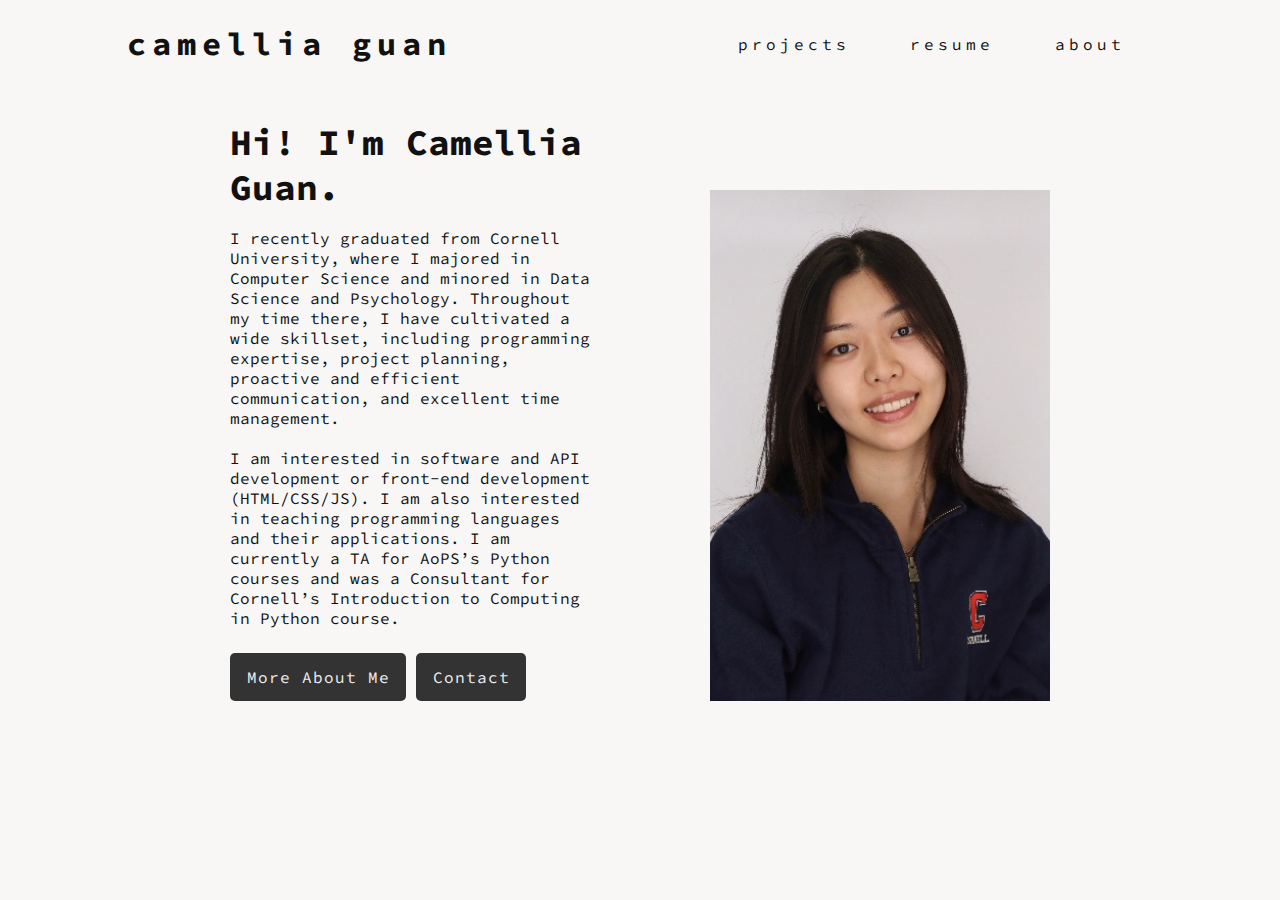
<file: index.html>
<!DOCTYPE html>
<html lang="en">

<head>
    <meta charset="UTF-8" />
    <meta name="viewport" content="width=device-width, initial-scale=1" />

    <link rel="stylesheet" href="./public/styles/site.css" />

    <title> HOME | CAMELLIA GUAN </title>
</head>

<body class="home-body">
    <nav>

        <div class="nav-heading">

            <h1><a href="./index.html"> camellia guan </a></h1>

        </div>

        <ul class="nav-pages">

            <li><a href="./pages/portfolio.html"> projects </a></li>
            <li><a href="./pages/resume.html"> resume </a></li>
            <li><a href="./pages/about.html"> about </a></li>

        </ul>

    </nav>


    <!-- Flex Box for Home Page: 1 on left, 1 on right -->
    <div class="home-flex">

        <!-- Content -->
        <div class="home-item home-content">

            <h2> Hi! I'm Camellia Guan. </h2>

            <p>
                I recently graduated from Cornell University, where I majored in Computer Science and minored in Data 
                Science and Psychology. Throughout my time there, I have cultivated a wide skillset, including programming 
                expertise, project planning, proactive and efficient communication, and excellent time management.

                <br />
                <br />

                I am interested in software and API development or front-end development (HTML/CSS/JS). I am also interested 
                in teaching programming languages and their applications. I am currently a TA for AoPS’s Python courses and 
                was a Consultant for Cornell’s Introduction to Computing in Python course.
            </p>

            <a class="button" href="./pages/about.html"> More About Me </a>
            <a class="button" target="_blank" href="https://blinq.me/cfNk4d7DkVuL"> Contact </a>

        </div>

        <!-- Image -->
        <div class="home-item home-img">

            <img src="./public/images/home/home-image.jpg" />

        </div>

    </div>

</body>
</file>
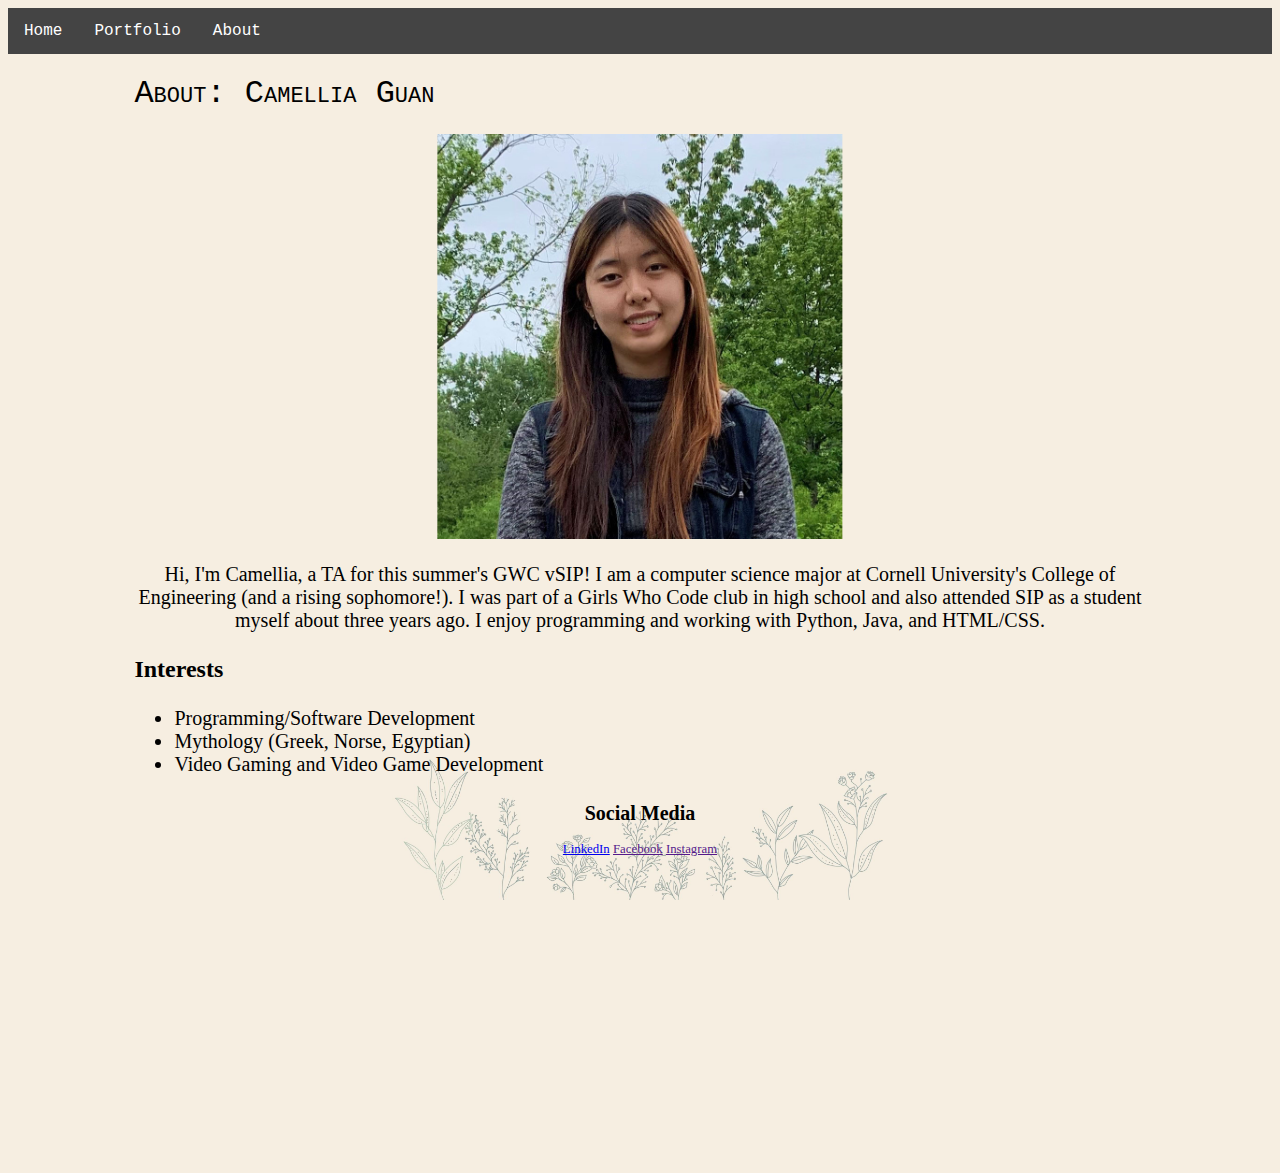
<file: about.html>
<!DOCTYPE html>
<html>
  <head>
    
    <title>Camellia Guan</title>
    <meta charset="utf-8" />
	  <meta http-equiv="X-UA-Compatible" content="IE=edge" />
	  <meta name="viewport" content="width=device-width, initial-scale=1" />

	  <!-- link the webpage's stylesheet -->
	  <link rel="stylesheet" href="/style.css" />

	  <!-- link the webpage's JavaScript file -->
	  <script src="/script.js" defer></script>

  </head>
  
  <body class="bkgrd" >

    <nav class="topnav">
      <ul>
        <li>
          <a href="index.html">Home</a>
        </li>
        <li>
          <a href="portfolio.html">Portfolio</a>
        </li>
        <li>
          <a href="about.html">About</a>
        </li>
      </ul>
    </nav>

    <main>
      <div style="padding-left:10%; padding-right:10%; padding-bottom: 25%; float:left">
        <h1 style="font-family:courier; font-weight:normal; font-variant: small-caps">
          About: Camellia Guan
        </h1>

        <img style="width: 40%; text-align:center; transform:translate(+75%)" src="assets/headshot.jpg" alt="Image of Camellia">
        
        <p style="font-size:1.25em; text-align:center">
          Hi, I'm Camellia, a TA for this summer's GWC vSIP! I am a computer science major at Cornell University's College of Engineering (and a rising sophomore!). I was part of a Girls Who Code club in high school and also attended SIP as a student myself about three years ago. I enjoy programming and working with Python, Java, and HTML/CSS.</p>
        </p>

        <p style="font-size:1.5em; font-weight:bold">Interests</p>
        
        <ul style="font-size:1.25em">
          <li>Programming/Software Development</li>
          <li>Mythology (Greek, Norse, Egyptian)</li>
          <li>Video Gaming and Video Game Development</li>
        </ul>

        <h4 style="text-align:center; font-size:1.25em">Social Media</h4>
          <div style="text-align:center; margin-top:-1%; font-size:0.8em; font-weight:normal">
            <a href="https://www.linkedin.com/in/camellia-guan/" target="_blank">LinkedIn</a>
            <a href="" target="_blank">Facebook</a>
            <a href="" target="_blank">Instagram</a>
          </div>
      </div>
    </main>
  </body>
</html>
</file>
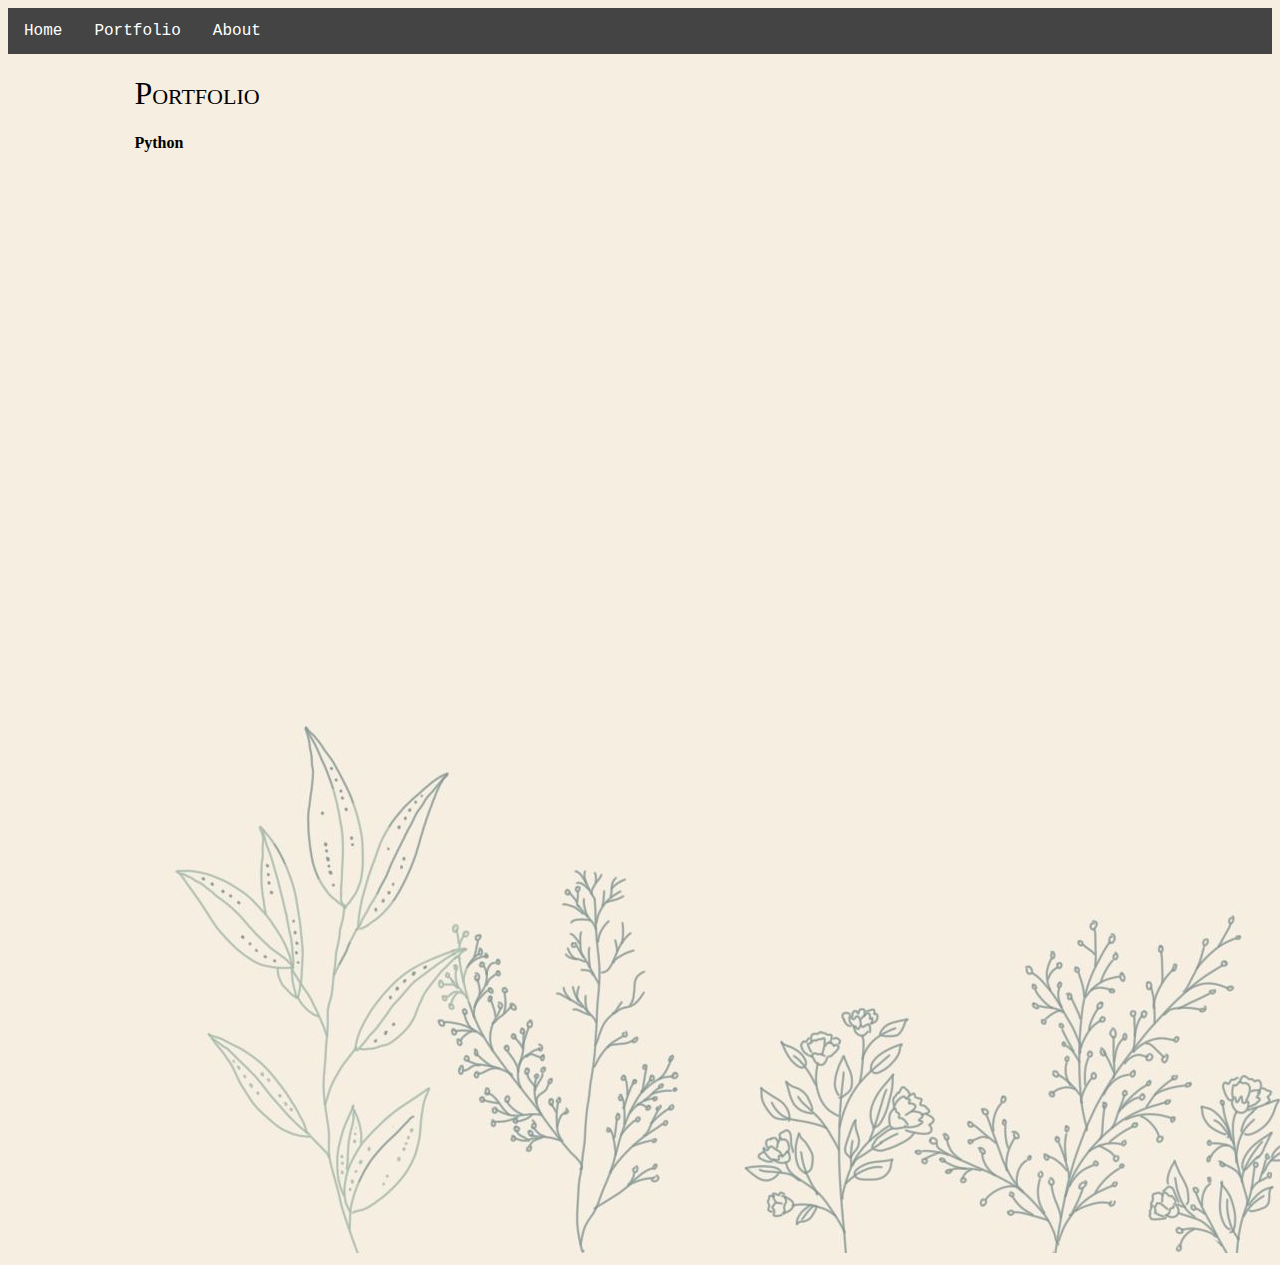
<file: portfolio.html>
<!DOCTYPE html>
<html>
  <head>
    
    <title>Camellia Guan</title>
    <meta charset="utf-8" />
	  <meta http-equiv="X-UA-Compatible" content="IE=edge" />
	  <meta name="viewport" content="width=device-width, initial-scale=1" />

	  <!-- link the webpage's stylesheet -->
	  <link rel="stylesheet" href="/style.css" />

	  <!-- link the webpage's JavaScript file -->
	  <script src="/script.js" defer></script>

  </head>
  
  <body class="bkgrd">

    <nav class="topnav">
      <ul>
        <li>
          <a href="index.html">Home</a>
        </li>
        <li>
          <a href="portfolio.html">Portfolio</a>
        </li>
        <li>
          <a href="about.html">About</a>
        </li>
      </ul>
    </nav>

    <main style="padding-left:10%; padding-right:10%">
      <div>
        <h1 style="font-weight:normal; font-variant: small-caps">
          Portfolio
        </h1>
      </div>
      <div>
        <h4> Python </h3>
      </div>

      <img class="fix" src="assets/flowers.jpg">
    </main>
    
    
  </body>
</html>
</file>
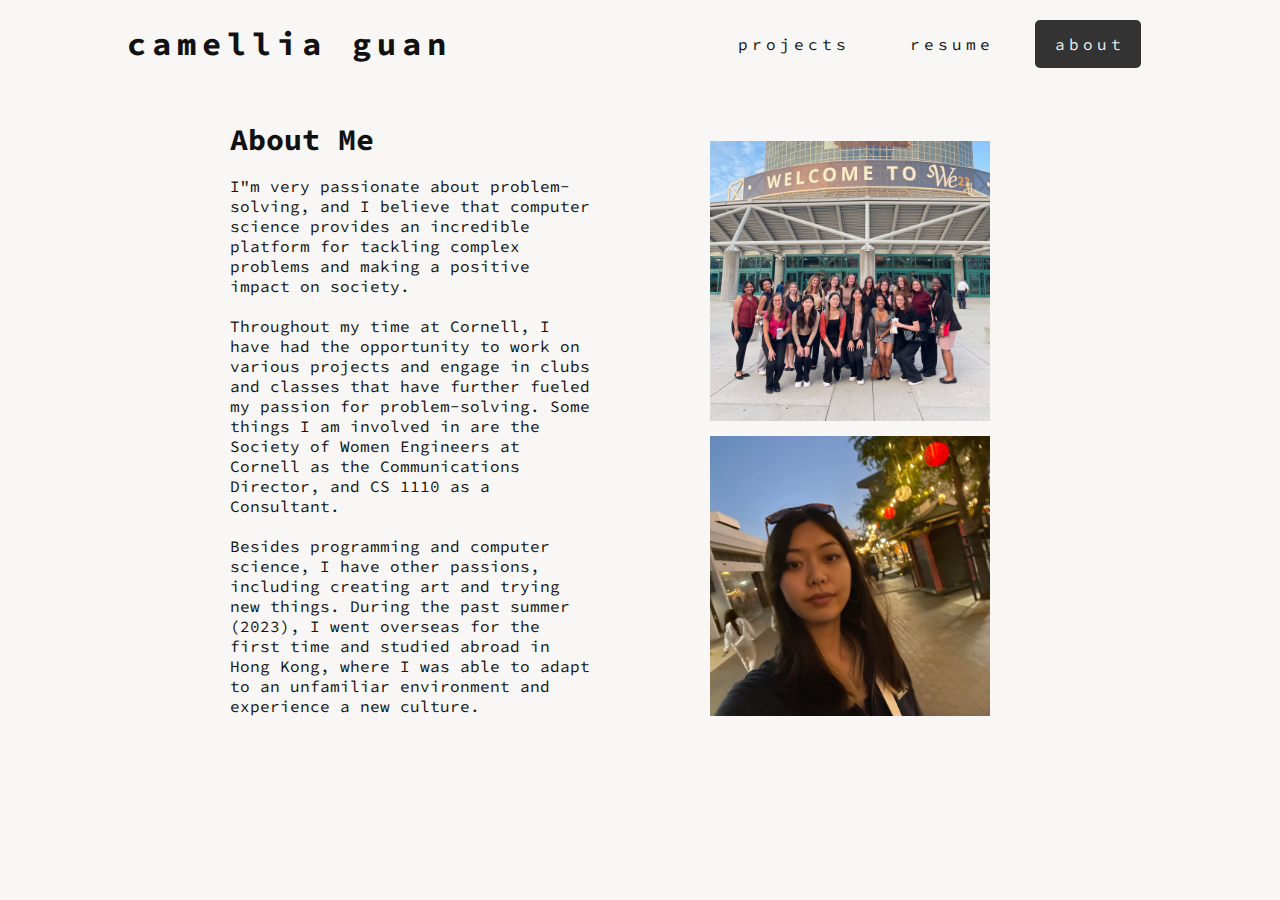
<file: pages/about.html>
<!DOCTYPE html>
<html lang="en">

<head>
    <meta charset="UTF-8" />
    <meta name="viewport" content="width=device-width, initial-scale=1" />

    <link rel="stylesheet" href="../public/styles/site.css" />

    <title> ABOUT | CAMELLIA GUAN </title>
</head>

<body class="about-body">
    <nav>

        <div class="nav-heading">

            <h1><a href="../index.html"> camellia guan </a></h1>

        </div>

        <ul class="nav-pages">

            <li><a href="../pages/portfolio.html"> projects </a></li>
            <li><a href="../pages/resume.html"> resume </a></li>
            <li><a class="active" href="../pages/about.html"> about </a></li>

        </ul>

    </nav>

    <div class="about-flex">

        <!-- Content -->
        <div class="about-item about-content">

            <h2> About Me </h2>

            <p>
                I"m very passionate about problem-solving, and I believe that computer science provides an incredible
                platform for tackling complex problems and making a positive impact on society.

                <br />
                <br />

                Throughout my time at Cornell, I have had the opportunity to work on various projects and engage in
                clubs and classes that have further fueled my passion for problem-solving. Some things I am involved in
                are the Society of Women Engineers at Cornell as the Communications Director, and CS 1110 as a
                Consultant.

                <br />
                <br />

                Besides programming and computer science, I have other passions, including creating art and trying new
                things. During the past summer (2023), I went overseas for the first time and studied abroad in Hong
                Kong, where I was able to adapt to an unfamiliar environment and experience a new culture.
            </p>

        </div>

        <!-- Image -->
        <div class="about-item about-img">

            <div class="about-imgs">
                <img src="../public/images/about/about-image-0.jpg" />
                <img src="../public/images/about/about-image-1.jpg" />
            </div>

        </div>

    </div>
</body>
</file>
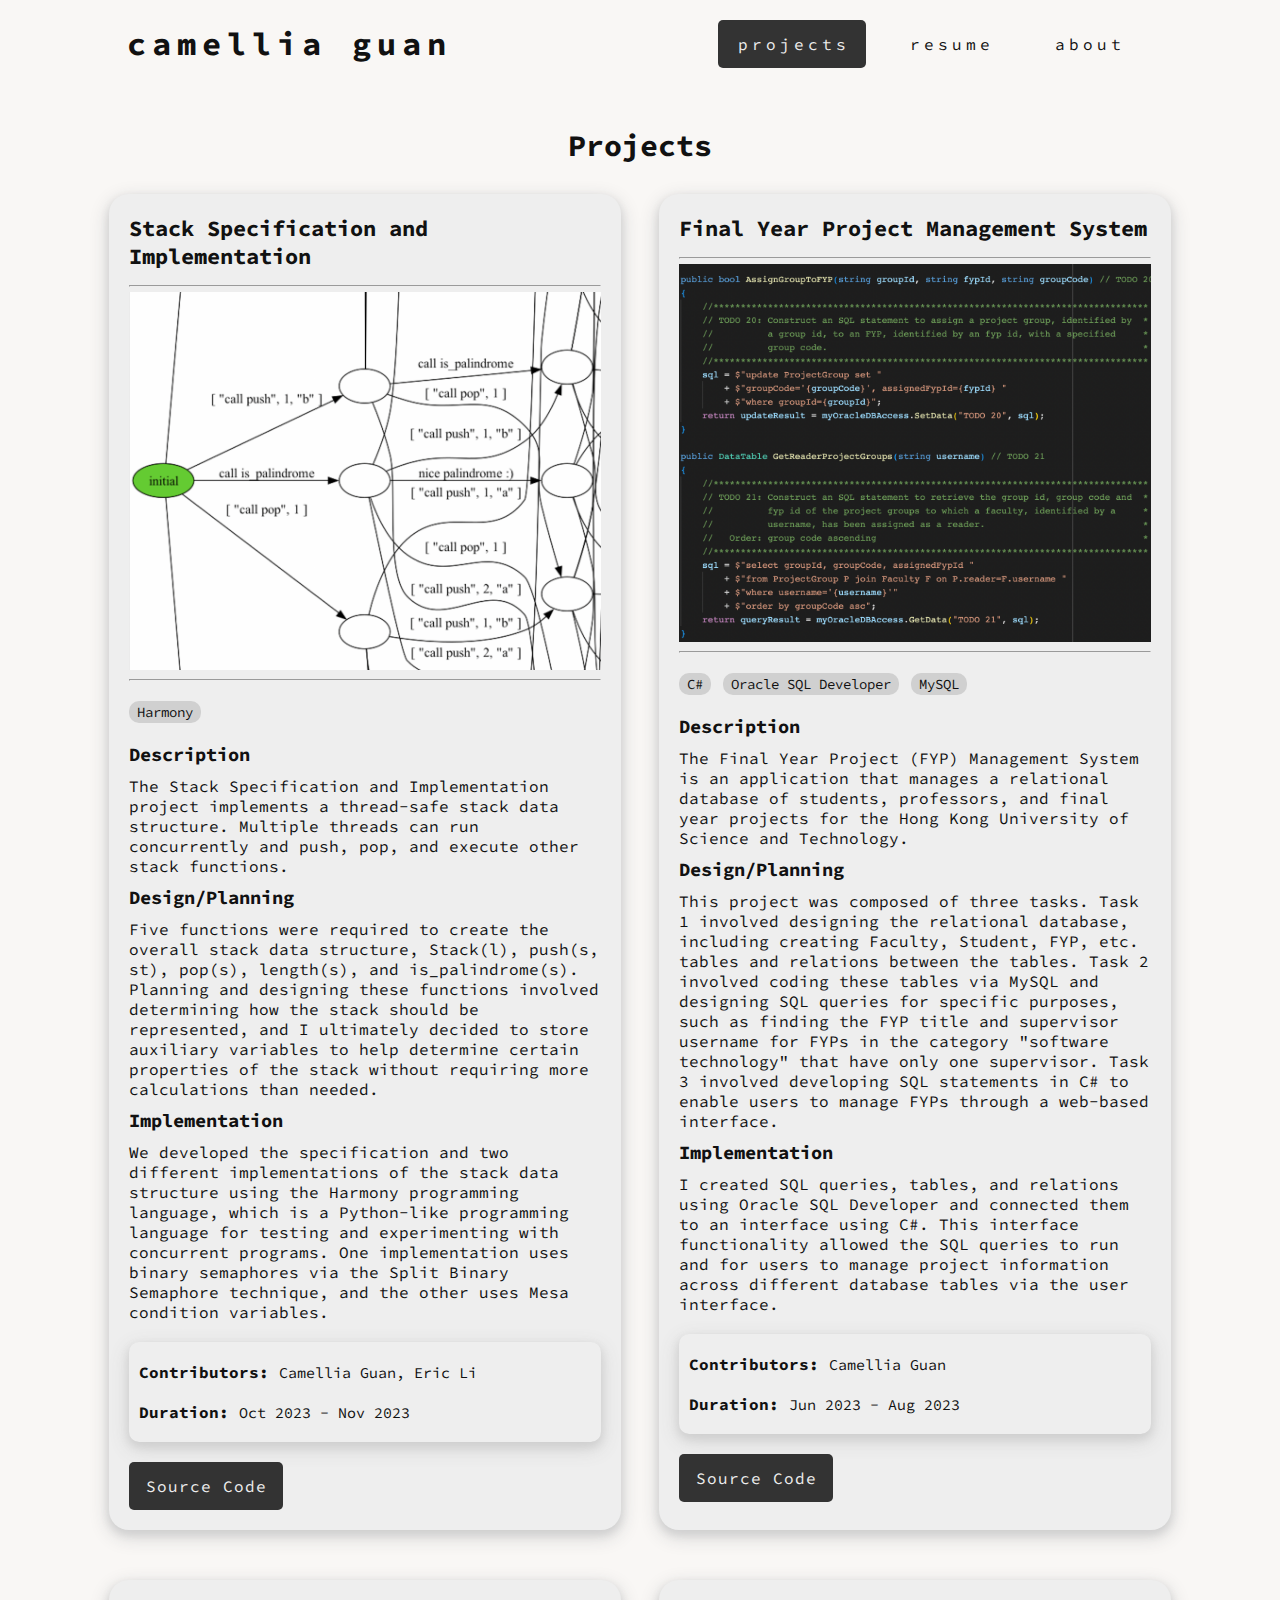
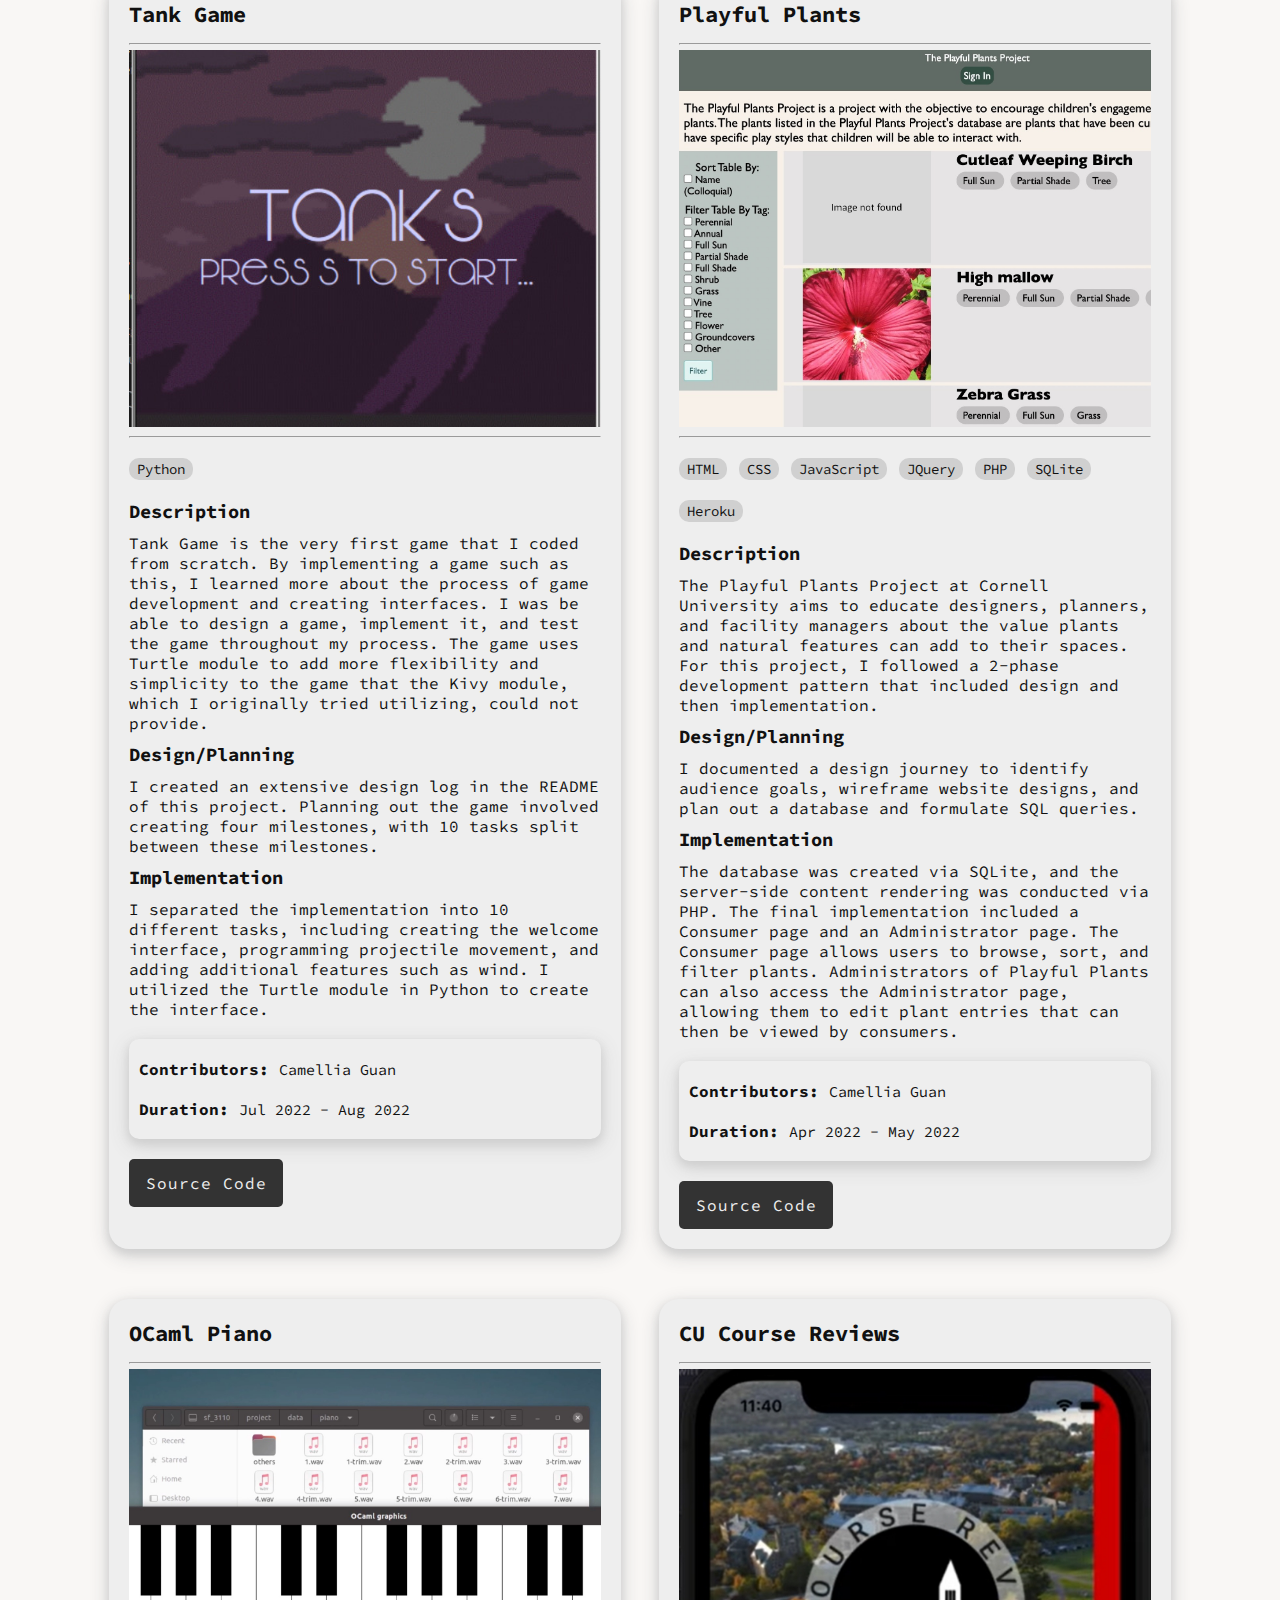
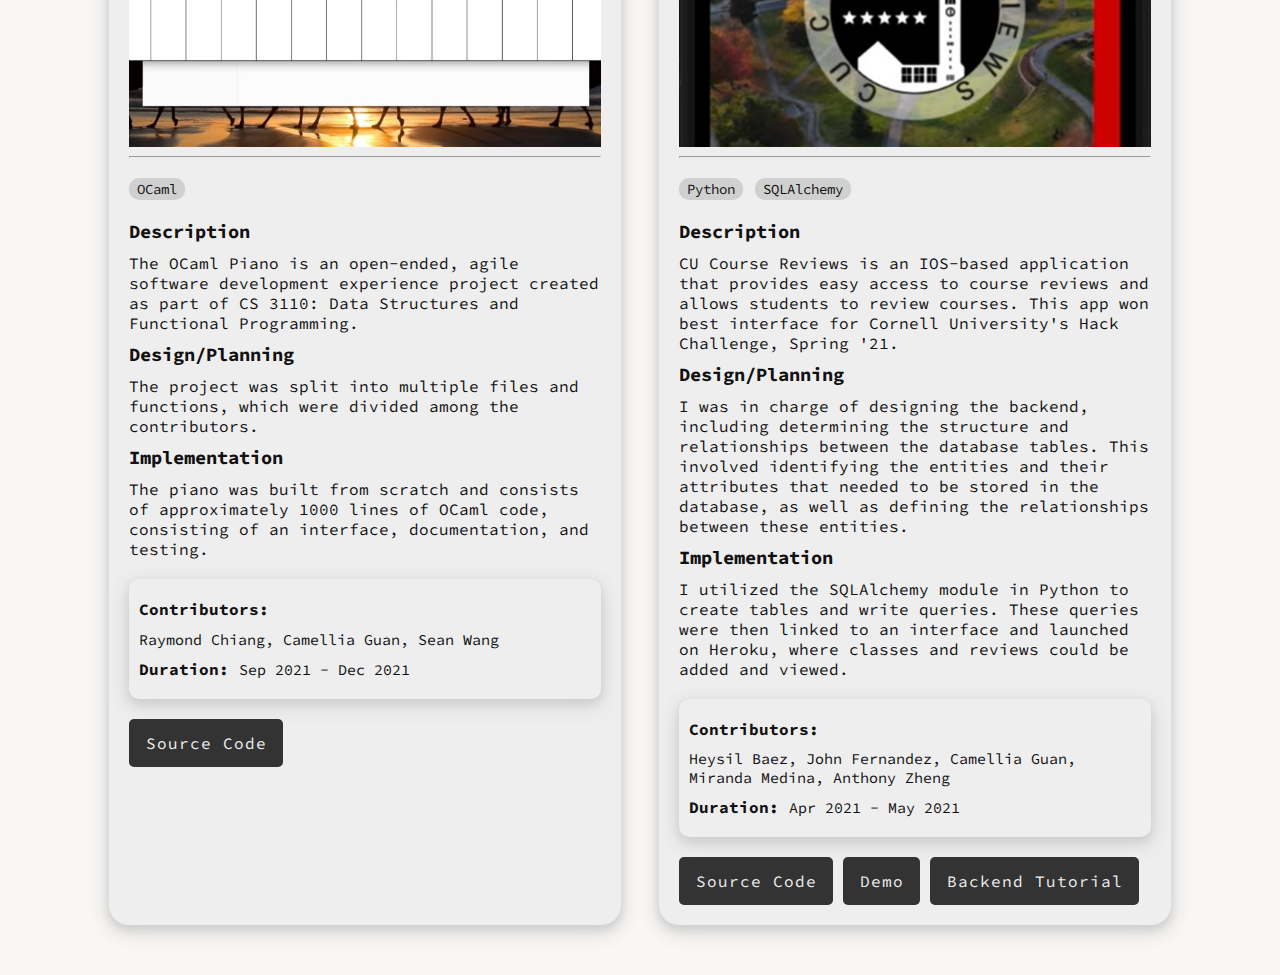
<file: pages/portfolio.html>
<!DOCTYPE html>
<html lang="en">

<head>
    <meta charset="UTF-8" />
    <meta name="viewport" content="width=device-width, initial-scale=1" />

    <link rel="stylesheet" href="../public/styles/site.css" />

    <title> PROJECTS | CAMELLIA GUAN </title>
</head>

<body>
    <nav>

        <div class="nav-heading">

            <h1><a href="../index.html"> camellia guan </a></h1>

        </div>

        <ul class="nav-pages">

            <li><a class="active" href="../pages/portfolio.html"> projects </a></li>
            <li><a href="../pages/resume.html"> resume </a></li>
            <li><a href="../pages/about.html"> about </a></li>

        </ul>

    </nav>


    <!-- 
        Content will include projects + images/videos (in slideshow format) 
        associated with the projects. The organization will be as follows: 

        |----------|         |----------|
        |  images  |         |  images  |
        |----------|         |----------|
        text                 text
        [link to project]    [link to project]

        |----------|         |----------|
        |  images  |         |  images  |
        |----------|         |----------|
        text                 text
        [link to project]    [link to project]

        ....and so on
    -->

    <div class="portfolio-flex">

        <h2 class="portfolio-header"> Projects </h2>

        <!-- Stack Specification and Implementation -->
        <div class="portfolio-item left">
            <h2 class="portfolio-proj-header"> Stack Specification and Implementation </h2>

            <hr />

            <img class="portfolio-img" src="../public/images/portfolio/stack-spec/stack-spec-0.png" />

            <hr />

            <div class="portfolio-languages">
                <p> Harmony </p>
            </div>

            <div class="portfolio-desc">
                <h3> Description </h3>
                <p>
                    The Stack Specification and Implementation project implements a thread-safe stack data structure.
                    Multiple threads can run concurrently and push, pop, and execute other stack functions.
                </p>

                <h3> Design/Planning </h3>
                <p>
                    Five functions were required to create the overall stack data structure, Stack(l), push(s, st),
                    pop(s), length(s), and is_palindrome(s). Planning and designing these functions involved determining
                    how the stack should be represented, and I ultimately decided to store auxiliary variables to help
                    determine certain properties of the stack without requiring more calculations than needed.
                </p>

                <h3> Implementation </h3>
                <p>
                    We developed the specification and two different implementations of the stack data structure using
                    the Harmony programming language, which is a Python-like programming language for testing and
                    experimenting with concurrent programs. One implementation uses binary semaphores via the Split
                    Binary Semaphore technique, and the other uses Mesa condition variables.
                </p>

            </div>

            <div class="portfolio-stats">
                <div>
                    <h3> Contributors: </h3>
                    <p> Camellia Guan, Eric Li </p>
                </div>

                <div>
                    <h3> Duration: </h3>
                    <p> Oct 2023 - Nov 2023 </p>
                </div>

            </div>

            <a class="button" target="_blank" href="https://github.coecis.cornell.edu/ckg43/programming-assignment-2">
                Source Code </a>

        </div>

        <!-- Final Year Project Management System -->
        <div class="portfolio-item right">
            <h2 class="portfolio-proj-header"> Final Year Project Management System </h2>

            <hr />

            <img class="portfolio-img" src="../public/images/portfolio/final-year/final-year-0.png" />

            <hr />

            <div class="portfolio-languages">
                <p> C# </p>
                <p> Oracle SQL Developer </p>
                <p> MySQL </p>
            </div>

            <div class="portfolio-desc">
                <h3> Description </h3>
                <p>
                    The Final Year Project (FYP) Management System is an application that manages a relational database
                    of students, professors, and final year projects for the Hong Kong University of Science and
                    Technology.
                </p>

                <h3> Design/Planning </h3>
                <p>
                    This project was composed of three tasks. Task 1 involved designing the relational database,
                    including creating Faculty, Student, FYP, etc. tables and relations between the tables. Task 2
                    involved coding these tables via MySQL and designing SQL queries for specific purposes, such as
                    finding the FYP title and supervisor username for FYPs in the category "software technology" that
                    have only one supervisor. Task 3 involved developing SQL statements in C# to enable users to manage
                    FYPs through a web-based interface.
                </p>

                <h3> Implementation </h3>
                <p>
                    I created SQL queries, tables, and relations using Oracle SQL Developer and connected them to an
                    interface using C#. This interface functionality allowed the SQL queries to run and for users to
                    manage project information across different database tables via the user interface.
                </p>

            </div>

            <div class="portfolio-stats">
                <div>
                    <h3> Contributors: </h3>
                    <p> Camellia Guan </p>
                </div>

                <div>
                    <h3> Duration: </h3>
                    <p> Jun 2023 - Aug 2023 </p>
                </div>

            </div>

            <a class="button" target="_blank"
                href="https://github.com/camelliaguan3/final-year-project-management-system"> Source Code </a>

        </div>

        <!-- Tank Game -->
        <div class="portfolio-item left">
            <h2 class="portfolio-proj-header"> Tank Game </h2>

            <hr />

            <img class="portfolio-img" src="../public/images/portfolio/tank-game/tank-game-0.jpeg" />

            <hr />

            <div class="portfolio-languages">
                <p> Python </p>
            </div>

            <div class="portfolio-desc">
                <h3> Description </h3>
                <p>
                    Tank Game is the very first game that I coded from scratch. By implementing a game such as this, I
                    learned more about the process of game development and creating interfaces. I was be able to design
                    a game, implement it, and test the game throughout my process. The game uses Turtle module to add
                    more flexibility and simplicity to the game that the Kivy module, which I originally tried
                    utilizing, could not provide.
                </p>

                <h3> Design/Planning </h3>
                <p>
                    I created an extensive design log in the README of this project. Planning out the game involved
                    creating four milestones, with 10 tasks split between these milestones.
                </p>

                <h3> Implementation </h3>
                <p>
                    I separated the implementation into 10 different tasks, including creating the welcome interface,
                    programming projectile movement, and adding additional features such as wind. I utilized the Turtle
                    module in Python to create the interface.
                </p>

            </div>

            <div class="portfolio-stats">
                <div>
                    <h3> Contributors: </h3>
                    <p> Camellia Guan </p>
                </div>

                <div>
                    <h3> Duration: </h3>
                    <p> Jul 2022 - Aug 2022 </p>
                </div>

            </div>

            <a class="button" target="_blank" href="https://github.com/camelliaguan3/Tank-Game-2.0"> Source Code </a>

        </div>

        <!-- Playful Plants -->
        <div class="portfolio-item right">
            <h2 class="portfolio-proj-header"> Playful Plants </h2>

            <hr />

            <img class="portfolio-img" src="../public/images/portfolio/playful-plants/playful-plants-0.jpeg" />

            <hr />

            <div class="portfolio-languages">
                <p> HTML </p>
                <p> CSS </p>
                <p> JavaScript </p>
                <p> JQuery </p>
                <p> PHP </p>
                <p> SQLite </p>
                <p> Heroku </p>
            </div>

            <div class="portfolio-desc">
                <h3> Description </h3>
                <p>
                    The Playful Plants Project at Cornell University aims to educate designers, planners, and facility
                    managers about the value plants and natural features can add to their spaces.
                    For this project, I followed a 2-phase development pattern that included design and then
                    implementation.
                </p>

                <h3> Design/Planning </h3>
                <p>
                    I documented a design journey to identify audience goals, wireframe website designs, and plan out a
                    database and formulate SQL queries.
                </p>

                <h3> Implementation </h3>
                <p>
                    The database was created via SQLite, and the server-side content rendering was conducted via PHP.
                    The final implementation included a Consumer page and an Administrator page. The Consumer page
                    allows users to browse, sort, and filter plants. Administrators of Playful Plants can also access
                    the Administrator page, allowing them to edit plant entries that can then be viewed by consumers.
                </p>

            </div>

            <div class="portfolio-stats">
                <div>
                    <h3> Contributors: </h3>
                    <p> Camellia Guan </p>
                </div>

                <div>
                    <h3> Duration: </h3>
                    <p> Apr 2022 - May 2022 </p>
                </div>

            </div>

            <a class="button" target="_blank" href="https://github.coecis.cornell.edu/info2300-2022sp/ckg43-project3">
                Source Code </a>

        </div>

        <!-- OCaml Piano -->
        <div class="portfolio-item left">
            <h2 class="portfolio-proj-header"> OCaml Piano </h2>

            <hr />

            <img class="portfolio-img" src="../public/images/portfolio/ocaml-piano/ocaml-piano-0.jpeg" />

            <hr />

            <div class="portfolio-languages">
                <p> OCaml </p>
            </div>

            <div class="portfolio-desc">
                <h3> Description </h3>
                <p>
                    The OCaml Piano is an open-ended, agile software development experience project created as part of
                    CS 3110: Data Structures and Functional Programming.
                </p>

                <h3> Design/Planning </h3>
                <p>
                    The project was split into multiple files and functions, which were divided among the contributors.
                </p>

                <h3> Implementation </h3>
                <p>
                    The piano was built from scratch and consists of approximately 1000 lines of OCaml code, consisting
                    of an interface, documentation, and testing.
                </p>

            </div>

            <div class="portfolio-stats">
                <div>
                    <h3> Contributors: </h3>
                    <p> Raymond Chiang, Camellia Guan, Sean Wang </p>
                </div>

                <div>
                    <h3> Duration: </h3>
                    <p> Sep 2021 - Dec 2021 </p>
                </div>

            </div>

            <a class="button" target="_blank" href="https://github.coecis.cornell.edu/rsc257/cs3110-project"> Source
                Code </a>

        </div>

        <!-- CU Course Reviews -->
        <div class="portfolio-item right">
            <h2 class="portfolio-proj-header"> CU Course Reviews </h2>

            <hr />

            <img class="portfolio-img" src="../public/images/portfolio/cu-course-reviews/cu-course-reviews-0.jpeg" />

            <hr />

            <div class="portfolio-languages">
                <p> Python </p>
                <p> SQLAlchemy </p>
            </div>

            <div class="portfolio-desc">
                <h3> Description </h3>
                <p>
                    CU Course Reviews is an IOS-based application that provides easy access to course reviews and allows
                    students to review courses. This app won best interface for Cornell University's Hack Challenge,
                    Spring '21.
                </p>

                <h3> Design/Planning </h3>
                <p>
                    I was in charge of designing the backend, including determining the structure and relationships
                    between the database tables. This involved identifying the entities and their attributes that needed
                    to be stored in the database, as well as defining the relationships between these entities.
                </p>

                <h3> Implementation </h3>
                <p>
                    I utilized the SQLAlchemy module in Python to create tables and write queries. These queries were
                    then linked to an interface and launched on Heroku, where classes and reviews could be added and
                    viewed.
                </p>

            </div>

            <div class="portfolio-stats">
                <div>
                    <h3> Contributors: </h3>
                    <p> Heysil Baez, John Fernandez, Camellia Guan, Miranda Medina, Anthony Zheng </p>
                </div>

                <div>
                    <h3> Duration: </h3>
                    <p> Apr 2021 - May 2021 </p>
                </div>

            </div>

            <a class="button" target="_blank" href="https://github.com/camelliaguan3/CUCourseReviews"> Source Code </a>
            <a class="button" target="_blank" href="https://www.youtube.com/watch?v=E1myP476g7Y&ab_channel=HeysilBaez">
                Demo </a>
            <a class="button" target="_blank" href="https://youtu.be/MWjc-29fdbY"> Backend Tutorial </a>

        </div>

    </div>

</body>
</file>
<file: public/styles/site.css>
@font-face {font-family: 'Source-Code-Pro'; src: url('../downloads/Source_Code_Pro/SourceCodePro-VariableFont_wght.ttf');}

@keyframes fade-in {
    from {opacity: 0;}
    to {opacity: 1;}
}

:root {
    --theme-color-background: #F9F7F5;
    --theme-color-active-words: #EEEEEE;
    --theme-color-languages: #D0D0D0;
    --theme-color-hover: #BBBBBB;
    --theme-color-active: #333333;
    --theme-color-main: #111111;
}

* {
    margin: 0px;
    padding: 0px;

    box-sizing: border-box;
    font-family: Source-Code-Pro, sans-serif !important;
}

body {
    position: absolute;
    top: 6em;

    color: var(--theme-color-main);
    background-color: var(--theme-color-background);

    width: 100%;
}

.button {
    display: inline-block;

    padding: 14px 16px 14px 17px;

    color: var(--theme-color-active-words);
    background-color: var(--theme-color-active);

    text-decoration: none;
    font-size: 16px;
    text-align: center;
    letter-spacing: 1px;

    border-radius: 5px;
    
    cursor: pointer;
}

.button:hover {
    color: var(--theme-color-main);
    background-color: var(--theme-color-hover);

    border-radius: 5px;
}


/* home */
.home-body{
    top: 7.5em;
}

.home-flex {
    display: flex;

    justify-content: center;
    align-items: flex-end;

    width: 100%;
}

.home-item {
    display: inline-block;

    flex-basis: 50%;
    width: 100%;
}

.home-content {
    margin-right: 50px;
    margin-left: auto;
    padding-left: 20px;

    max-width: 380px;
}

.home-content h2 {
    font-size: 36px;
}

.home-content p {
    margin-top: 17.5px;
    margin-bottom: 25px;
}

.home-item img {
    display: block;

    margin-right: auto;
    margin-left: 70px;
    padding-right: 20px;

    width: 100%;
    max-width: 360px;

    animation-name: fade-in;
    animation-duration: 1.5s;
}


/* portfolio */
.portfolio-flex {
    display: flex;
    justify-content: center;
    flex-wrap: wrap;
}

.portfolio-item {
    margin-bottom: 50px;
    padding: 20px;

    background-color: var(--theme-color-active-words);
    border-radius: 20px;
    box-shadow: 0 4px 8px 0 var(--theme-color-languages), 0 6px 20px 0 var(--theme-color-languages);

    width: 40%;
}

.right {
    margin-right: 2%;
    margin-left: 1.5%;
}

.left {
    margin-right: 1.5%;
    margin-left: 2%;
}

.portfolio-header {
    padding-top: 30px;
    padding-bottom: 30px;

    font-size: 30px;
    text-align: center;

    width: 100%;
}

.portfolio-proj-header {
    margin-bottom: 15px;

    font-size: 22px;
}

.portfolio-img {
    max-width: 100%;
}

hr {
    margin-top: 5px;
    margin-bottom: 5px;
}

.portfolio-languages {
    margin-top: 10px;
}

.portfolio-languages > p {
    display: inline-block;

    margin: 10px 2px 10px 0px;
    padding: 2px 8px;

    font-size: 14px;

    background-color: var(--theme-color-languages);
    border-radius: 10px;
}

.portfolio-desc {
    margin-bottom: 20px;
}

.portfolio-desc > h3 {
    margin: 10px 0;
}

.portfolio-stats {
    margin-bottom: 20px;
    padding: 10px;
    border-radius: 10px;
    box-shadow: 0 4px 8px 0 var(--theme-color-languages), 0 6px 20px 0 var(--theme-color-languages);
}

.portfolio-stats > div > h3 {
    display: inline-block;

    margin: 10px 0;

    font-size: 16px;
}

.portfolio-stats > div > p {
    display: inline-block;

    font-size: 15px;
}


/* resume */
.resume-download {
    padding-bottom: 35px;

    text-align: center;

    width: 100%;
}

.resume-timeline {
    display: block;

    font-size: 15px;

    width: 100%;
}

.resume-header {
    padding-top: 30px;
    margin-bottom: 15px;

    font-size: 30px;
    text-align: center;

    width: 100%;
}

.resume-line {
    margin: auto;

    border-left: 2px solid #333;

    width: 60%;
}

.resume-card {
    position: relative;

    margin: 0 0 50px 20px;
    padding: 10px;

    color: var(--theme-color-active);
    background-color: var(--theme-color-active-words);
    border-radius: 8px;
    box-shadow: 0 4px 8px 0 var(--theme-color-languages), 0 6px 20px 0 var(--theme-color-languages);

    z-index: 1;
}

.resume-workinfo {
    display: flex;
    flex-direction: column;
    gap: 10px;
}

.resume-title {
    position: relative;
    font-size: 22px;

    z-index: 1;
}

.resume-title::before {
    position: absolute;
    content: "";
    left: -39px;

    background: var(--theme-color-background);
    border: 3px solid var(--theme-color-active); 

    width: 10px;
    height: 10px;

    z-index: 1;
}

.resume-skills {
    display: block;

    padding: 20px;

    font-size: 15px;

    width: 100%;
}

.resume-flex {
    display: flex;
    justify-content: center;
    flex-wrap: wrap;

    padding-top: 15px;
}

.resume-item {
    margin: 0 1% 2.5% 1%;
    padding: 15px;

    background-color: var(--theme-color-active-words);
    border-radius: 20px;
    box-shadow: 0 4px 8px 0 var(--theme-color-languages), 0 6px 20px 0 var(--theme-color-languages);

    width: 25%;
    min-height: 125px;
}

.resume-skill-header {
    margin-bottom: 15px;

    font-size: 18px;
    text-align: center;
}

.resume-skill-desc {
    font-size: 15px;
    text-align: center;
}


/* about */
.about-body {
    top: 7.5em;
}

.about-flex {
    display: flex;
    justify-content: center;
    align-items: flex-end;

    width: 100%;
}

.about-item {
    display: inline-block;

    flex-basis: 50%;
    width: 100%;
}

.about-content {
    margin-right: 50px;
    margin-left: auto;
    padding-left: 20px;

    max-width: 380px;
}

.about-content h2 {
    font-size: 30px;
}

.about-content p {
    margin-top: 17.5px;
}

.about-item img {
    display: block;

    margin-right: auto;
    margin-left: 70px;
    padding-right: 20px;
    padding-top: 15px;

    width: 100%;
    max-width: 300px;

    animation-name: fade-in;
    animation-duration: 1.5s;
}


/* sticky navigation? */
nav {
    display: flex;
    position: fixed;
    justify-content: space-around;
    align-items: center;
    top: 0;

    padding-top: 1.5em;
    padding-bottom: 1.5em;
    
    color: var(--theme-color-words);
    background-color: var(--theme-color-background);


    width: 100%;

    z-index: 2;
}

.nav-heading {
    font-size: 16px;
    letter-spacing: 6px;
}

.nav-heading a {
    text-decoration: none;
    color: inherit;
}

.nav-heading a:hover {
    color: var(--theme-color-hover);
}
  
.nav-pages {
    display: flex;
    justify-content: space-around;

    width: 35%;
}

.nav-pages li {
    list-style: none;
    text-align: center
}

.nav-pages a {
    color: inherit;

    margin-right: 2.5px;
    margin-left: 2.5px;
    padding: 14px 16px 14px 20px;

    text-decoration: none;
    font-size: 16px;
    letter-spacing: 4px;
}

.nav-pages a:hover {
    background-color: var(--theme-color-hover);
    border-radius: 5px;
}

.nav-pages a.active {
    color: var(--theme-color-active-words);
    background-color: var(--theme-color-active);
    border-radius: 5px;
}

.invisible {
    visibility: hidden;
}

@media (max-width: 860px) {
    nav {
        flex-direction: column;

        padding-top: 1.5em;
    }

    .nav-pages {
        padding-top: 1em;
    }

    .home-flex {
        flex-direction: column;
    }

    .home-content {
        margin-right: auto;
        margin-left: auto;
        padding-right: 30px;
        padding-left: 30px;
        padding-bottom: 30px;

        width: auto;
        max-width: 600px;

        order: 2;
    }

    .home-img {
        margin: 0;
        padding: 0;

        width: 100%;

        order: 1;
    }

    .home-img img {
        margin: auto;
        padding: 0;
        padding-bottom: 50px;

        width: 200px;
    }

    .portfolio-item {
        width: 70%;
    }

    .resume-item {
        width: 40%;
    }

    .resume-line {
        width: 70%;
    }

    .about-flex {
        flex-direction: column;
    }

    .about-item {
        width: 100%;
    }

    .about-content {
        margin-right: auto;
        margin-left: auto;
        padding-right: 30px;
        padding-left: 30px;
        padding-bottom: 30px;

        width: auto;
        max-width: 600px;

        order: 2;
    }

    .about-img {
        margin: 0;
        padding: 0;

        width: 100%;

        order: 1;
    }

    .about-imgs img {
        display: inline;

        margin: auto;
        padding: 0;
        padding-bottom: 20px;

        width: 260px;
    }

    .about-imgs {
        text-align: center;
    }
}

@media (max-width: 545px) {
    .portfolio-item {
        width: 90%;
    }

    .resume-item {
        width: 70%;
    }

    .resume-line {
        width: 90%;
    }

    .about-content {
        order: 1;
    }

    .about-imgs img {
        width: 340px;
    }

    .about-img {
        order: 2;
    }
}
</file>
<file: style.css>
/* STYLE SECTIONING TAGS */
body { 

}

/* STYLE TEXT */

p {
  font-size: 16px;
}

/* STYLE IMAGES */
.bkgrd {
  background: #f6eee1 url('assets/flowers.jpg') no-repeat fixed bottom;
  background-size: 40%;
}
/* STYLE NAV BAR */
.topnav ul {
  list-style-type: none;
  margin: 0;
  padding: 0;
  overflow: hidden;
  background-color: #444;
}

.topnav li {
  float: left;
}

.topnav a {
  font-family:courier;
  display: block;
  color: white;
  text-align: center;
  padding: 14px 16px;
  text-decoration: none;
}

/* Change the link color to #111 (black) on hover */
.topnav li a:hover {
  background-color: #222;
}
</file>
